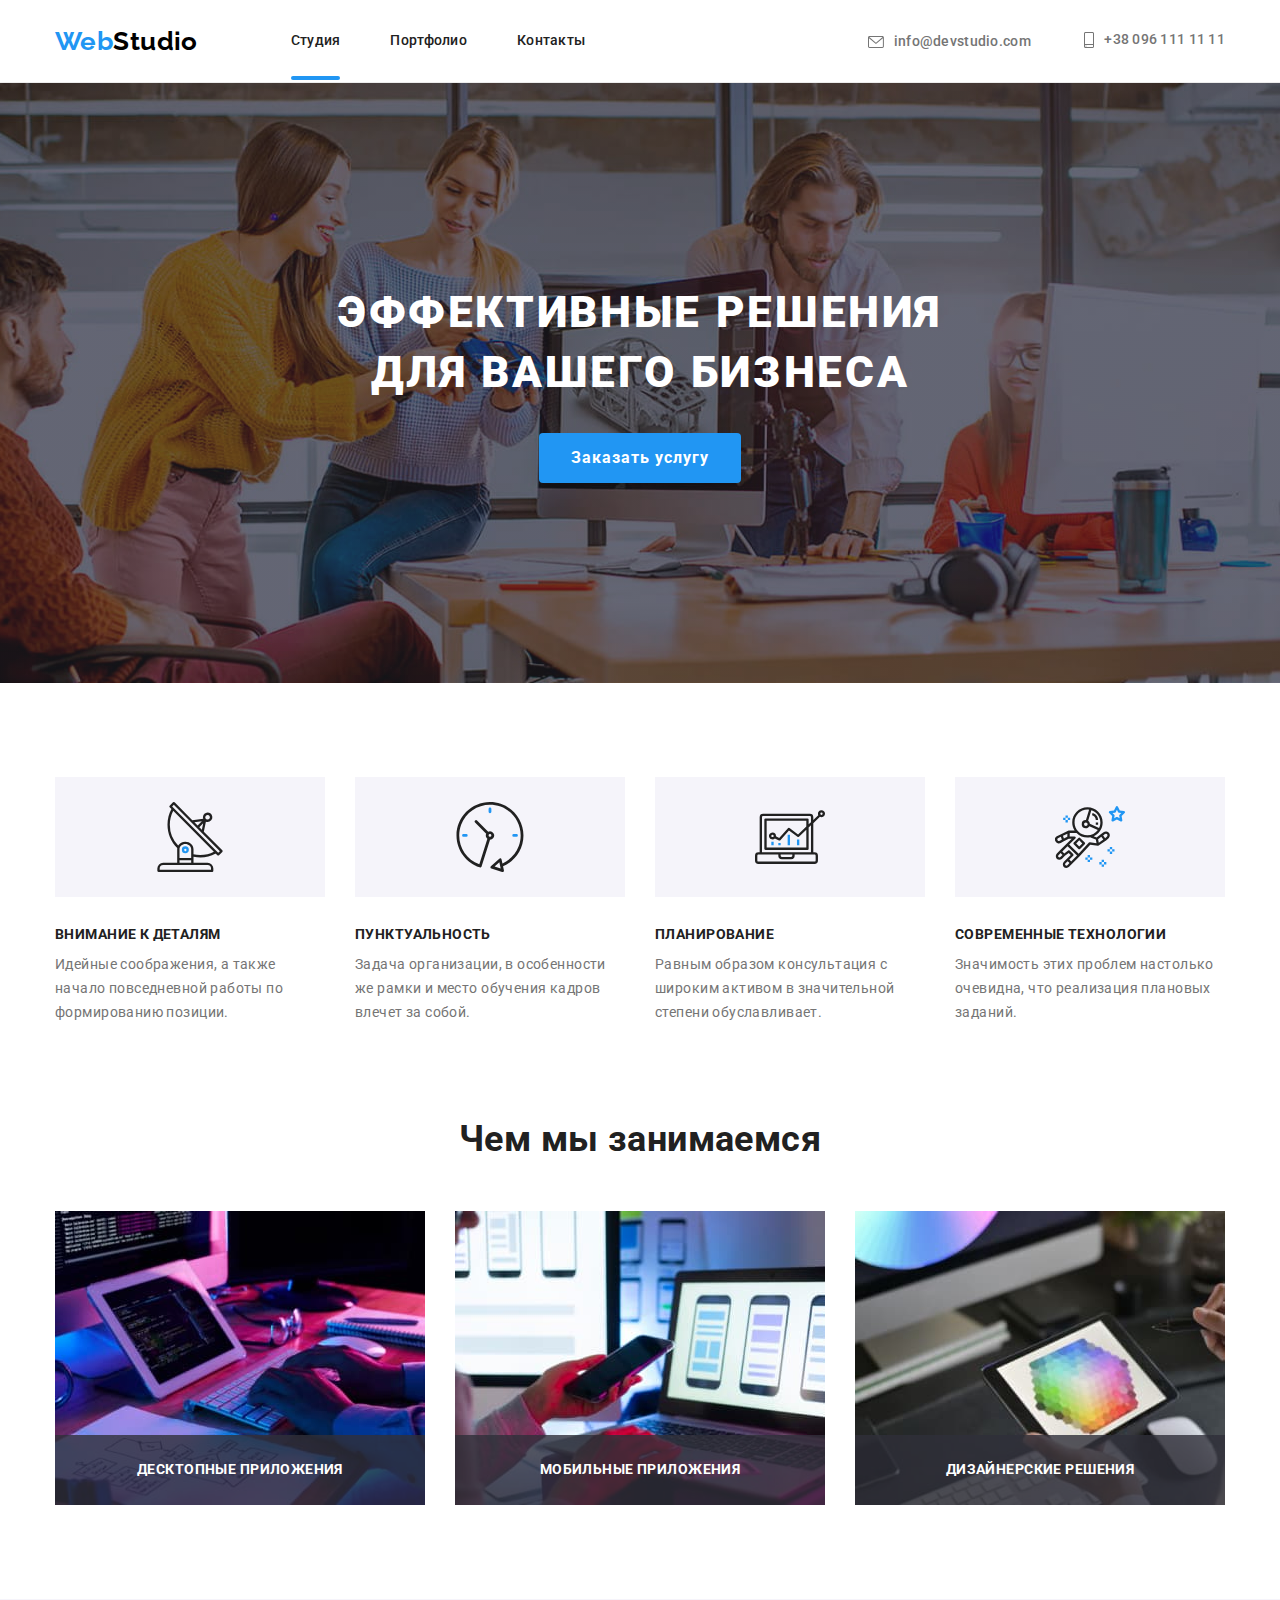
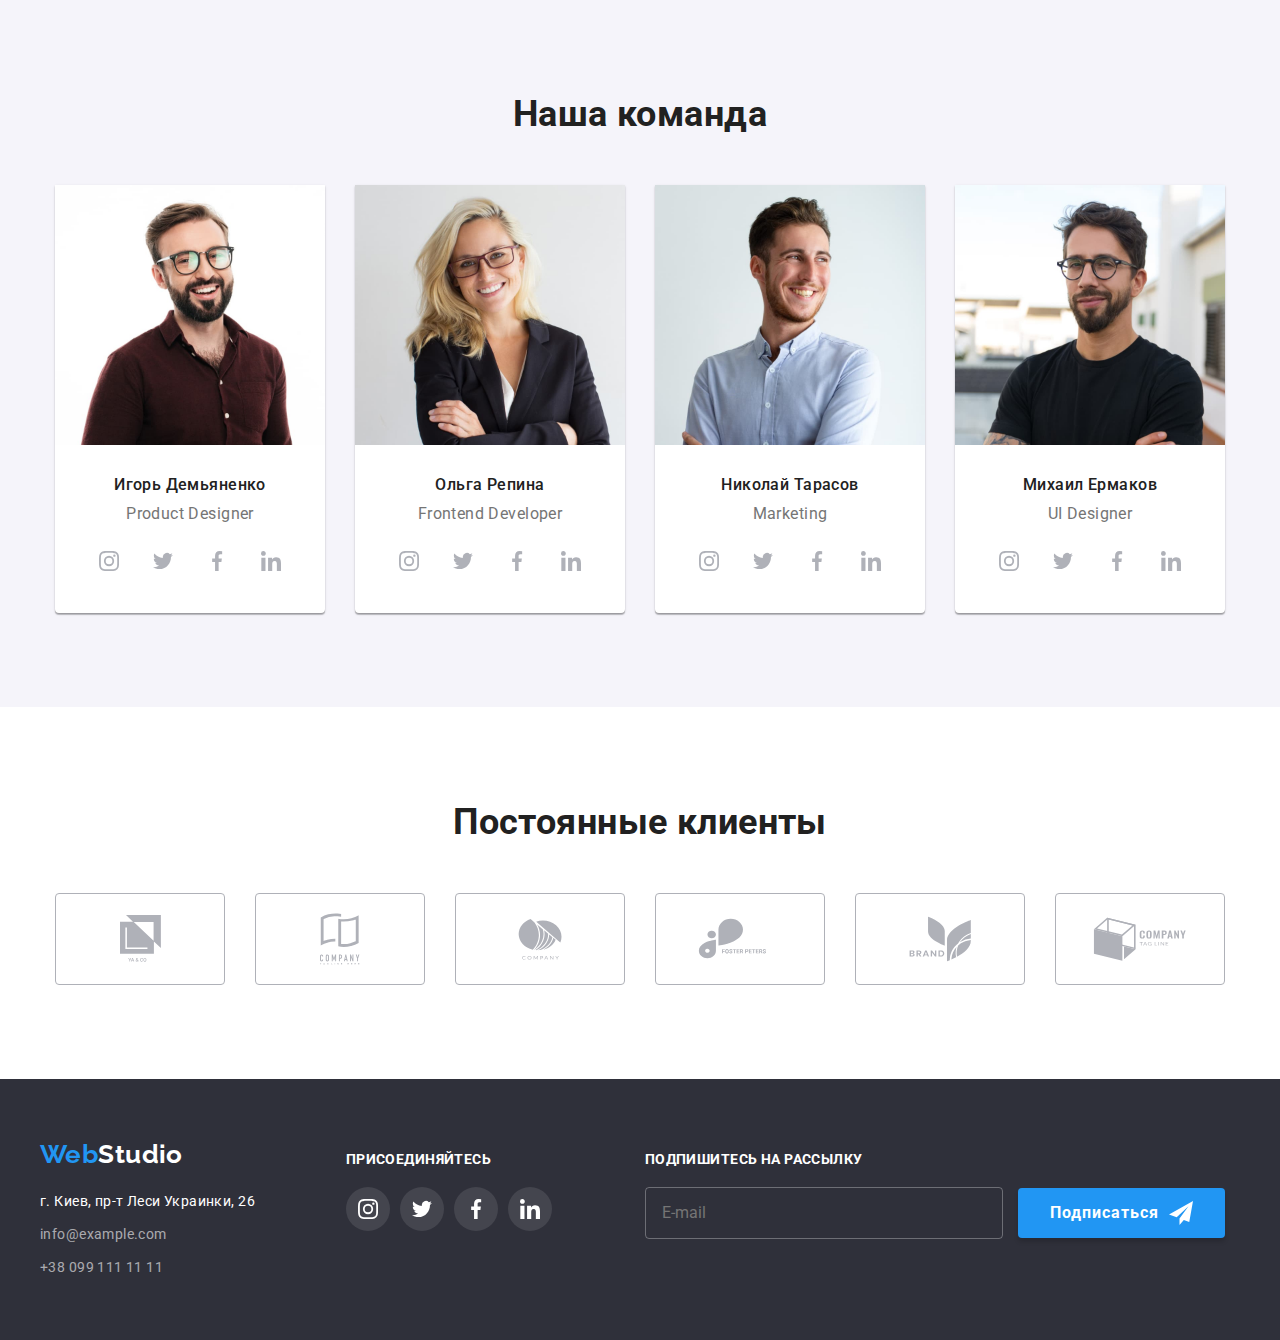
<file: index.html>
<!DOCTYPE html>
<html lang="ru">
<head>
    <meta charset="UTF-8">
    <meta http-equiv="X-UA-Compatible" content="IE=edge">
    <meta name="viewport" content="width=device-width, initial-scale=1.0">
    <title>WebStudio</title>
    <link rel="preconnect" href="https://fonts.googleapis.com">
    <link rel="preconnect" href="https://fonts.gstatic.com" crossorigin>
    <link href="https://fonts.googleapis.com/css2?family=Raleway:wght@700&family=Roboto:wght@400;500;700;900&display=swap"
        rel="stylesheet">
    <link rel="stylesheet" href="./css/modern-normalize.css">
    <link rel="stylesheet" href="./css/styles.css">
</head>

<body>

    <!-- HEADER -->

  <header class="header">
      <div class="container header-container">
          <a href="./index.html" class="logo"><span class="logo-part">Web</span>Studio</a>
          <nav class="nav">
              <ul class="nav-items">
                  <li class="item"><a href="./index.html" class="nav-link current">Студия</a></li>
                  <li class="item"><a href="./portfolio.html" class="nav-link">Портфолио</a></li>
                  <li class="item"><a href="" class="nav-link">Контакты</a></li>
              </ul>
          </nav>
          <div class="header-contacts">
              <a href="mailto:info@devstudio.com" class="header-link"><svg class="icon-contact" width="16" height="12"><use href="./images/symbol-defs.svg#envelope"></use></svg>info@devstudio.com</a>
              <a href="tel:+380961111111" class="header-link"><svg class="icon-contact" width="10" height="16">
                  <use href="./images/symbol-defs.svg#smartphone"></use>
              </svg>+38 096 111 11 11</a>
          </div>
      </div>
  </header>

    <!-- MAIN -->

  <main>

    <!-- Hero -->

  <section class="hero">
      <h1 class="hero-title">Эффективные решения<br>для вашего бизнеса</h1>
      <button type="button" class="hero-btn btn" data-modal-open>Заказать услугу</button>
  </section>

  <!-- Особенности ------ FEATURES -->

  <section class="section features">
      <div class="container">
          <h2 class="section-title hidden">Особенности</h2>
          <ul class="features-list">
              <li class="item item-antenna">
                  <div class="icon-block">
                      <svg class="features-icon" width="70" height="70">
                          <use href="./images/symbol-defs.svg#antenna">
                          </use>
                      </svg>
                  </div>
                  <h3 class="features-subtitle">
                      Внимание к деталям
                  </h3>
                  <p class="features-content">Идейные соображения, а также начало повседневной работы по формированию позиции.
                  </p>
              </li>
              <li class="item item-clock">
                  <div class="icon-block">
                      <svg class="features-icon" width="70" height="70">
                          <use href="./images/symbol-defs.svg#clock">
                          </use>
                      </svg>
                  </div>
                  <h3 class="features-subtitle">Пунктуальность</h3>
                  <p class="features-content">Задача организации, в особенности же рамки и место обучения кадров влечет за
                      собой.</p>
              </li>
              <li class="item item-comp">
                  <div class="icon-block">
                      <svg class="features-icon" width="70" height="70">
                          <use href="./images/symbol-defs.svg#diagram">
                          </use>
                      </svg>
                  </div>
                  <h3 class="features-subtitle">Планирование</h3>
                  <p class="features-content">Равным образом консультация с широким активом в значительной степени
                      обуславливает.</p>
              </li>
              <li class="item item-astronaut">
                  <div class="icon-block">
                      <svg class="features-icon" width="70" height="70">
                          <use href="./images/symbol-defs.svg#astronaut">
                          </use>
                      </svg>
                  </div>
                  <h3 class="features-subtitle">Современные технологии</h3>
                  <p class="features-content">Значимость этих проблем настолько очевидна, что реализация плановых заданий.</p>
              </li>
          </ul>
      </div>
  </section>

  <!-- Чем Занимаемся ------- EXAMPLES-->

  <section class="section examples">
      <div class="container">
          <h2 class="section-title examples-title">Чем мы занимаемся</h2>
          <ul class="examples-list">
              <li class="item example-item">
                  <img src="./images/duties/duty1.jpg" alt="Занятие 1" width="370" class="examples-img">
                  <h3 class="example-hover">Десктопные приложения</h3>
              </li>
              <li class="item example-item">
                  <img src="./images/duties/duty2.jpg" alt="Занятие 2" width="370" class="examples-img">
                  <h3 class="example-hover">Мобильные приложения</h3>
              </li>
              <li class="item example-item">
                  <img src="./images/duties/duty3.jpg" alt="Занятие 3" width="370" class="examples-img">
                  <h3 class="example-hover">Дизайнерские решения</h3>
              </li>
          </ul>
      </div>
  </section>

  <!-- Наша команда -------TEAM-->

  <section class="section team">
      <div class="container">
          <h2 class="section-title team-title">Наша команда</h2>
          <ul class="team-list">
              <li class="item">
                  <img src="./images/team/team1.jpg" alt="Игорь Демьяненко" width="270" class="team-img">
                  <div class="team-content">
                      <h3 class="team-name">Игорь Демьяненко</h3>
                      <p lang="en" class="team-info">Product Designer</p>
                      <ul class="social">
                          <li class="item">
                              <a class="social-link" href="" aria-label="instagram">
                                  <svg width="20" height="20">
                                      <use href="./images/symbol-defs.svg#instagram">
                                      </use>
                                  </svg>
                              </a>
                          </li>
                          <li class="item">
                              <a class="social-link" href="" aria-label="twitter">
                                  <svg width="20" height="20">
                                      <use href="./images/symbol-defs.svg#twitter">
                                      </use>
                                  </svg>
                              </a>
                          </li>
                          <li class="item">
                              <a class="social-link" href="" aria-label="facebook">
                                  <svg width="20" height="20">
                                      <use href="./images/symbol-defs.svg#facebook">
                                      </use>
                                  </svg>
                              </a>
                          </li>
                          <li class="item">
                              <a class="social-link" href="" aria-label="linkedin">
                                  <svg width="20" height="20">
                                      <use href="./images/symbol-defs.svg#linkedin">
                                      </use>
                                  </svg>
                              </a>
                          </li>
                      </ul>
                  </div>
              </li>
              <li class="item">
                  <img src="./images/team/team2.jpg" alt="Ольга Репина" width="270" class="team-img">
                  <div class="team-content">
                      <h3 class="team-name">Ольга Репина</h3>
                      <p lang="en" class="team-info">Frontend Developer</p>
                      <ul class="social">
                          <li class="item">
                              <a class="social-link" href="" aria-label="instagram">
                                  <svg width="20" height="20">
                                      <use href="./images/symbol-defs.svg#instagram">
                                      </use>
                                  </svg>
                              </a>
                          </li>
                          <li class="item">
                              <a class="social-link" href="" aria-label="twitter">
                                  <svg width="20" height="20">
                                      <use href="./images/symbol-defs.svg#twitter">
                                      </use>
                                  </svg>
                              </a>
                          </li>
                          <li class="item">
                              <a class="social-link" href="" aria-label="facebook">
                                  <svg width="20" height="20">
                                      <use href="./images/symbol-defs.svg#facebook">
                                      </use>
                                  </svg>
                              </a>
                          </li>
                          <li class="item">
                              <a class="social-link" href="" aria-label="linkedin">
                                  <svg width="20" height="20">
                                      <use href="./images/symbol-defs.svg#linkedin">
                                      </use>
                                  </svg>
                              </a>
                          </li>
                      </ul>
                  </div>
              </li>
              <li class="item">
                  <img src="./images/team/team3.jpg" alt="Николай Тарасов" width="270" class="team-img">
                  <div class="team-content">
                      <h3 class="team-name">Николай Тарасов</h3>
                      <p lang="en" class="team-info">Marketing</p>
                      <ul class="social">
                          <li class="item">
                              <a class="social-link" href="" aria-label="instagram">
                                  <svg width="20" height="20">
                                      <use href="./images/symbol-defs.svg#instagram">
                                      </use>
                                  </svg>
                              </a>
                          </li>
                          <li class="item">
                              <a class="social-link" href="" aria-label="twitter">
                                  <svg width="20" height="20">
                                      <use href="./images/symbol-defs.svg#twitter">
                                      </use>
                                  </svg>
                              </a>
                          </li>
                          <li class="item">
                              <a class="social-link" href="" aria-label="facebook">
                                  <svg width="20" height="20">
                                      <use href="./images/symbol-defs.svg#facebook">
                                      </use>
                                  </svg>
                              </a>
                          </li>
                          <li class="item">
                              <a class="social-link" href="" aria-label="linkedin">
                                  <svg width="20" height="20">
                                      <use href="./images/symbol-defs.svg#linkedin">
                                      </use>
                                  </svg>
                              </a>
                          </li>
                      </ul>
                  </div>
              </li>
              <li class="item">
                  <img src="./images/team/team4.jpg" alt="Михаил Ермаков" width="270" class="team-img">
                  <div class="team-content">
                      <h3 class="team-name">Михаил Ермаков</h3>
                      <p lang="en" class="team-info">UI Designer</p>
                      <ul class="social">
                          <li class="item">
                              <a class="social-link" href="" aria-label="instagram">
                                  <svg width="20" height="20">
                                      <use href="./images/symbol-defs.svg#instagram">
                                      </use>
                                  </svg>
                              </a>
                          </li>
                          <li class="item">
                              <a class="social-link" href="" aria-label="twitter">
                                  <svg width="20" height="20">
                                      <use href="./images/symbol-defs.svg#twitter">
                                      </use>
                                  </svg>
                              </a>
                          </li>
                          <li class="item">
                              <a class="social-link" href="" aria-label="facebook">
                                  <svg width="20" height="20">
                                      <use href="./images/symbol-defs.svg#facebook">
                                      </use>
                                  </svg>
                              </a>
                          </li>
                          <li class="item">
                              <a class="social-link" href="" aria-label="linkedin">
                                  <svg width="20" height="20">
                                      <use href="./images/symbol-defs.svg#linkedin">
                                      </use>
                                  </svg>
                              </a>
                          </li>
                      </ul>
                  </div>
              </li>
          </ul>
      </div>
  </section>

  <!-- Our CLIENTS -->

  <section class="section clients">
      <div class="container">
          <h2 class="section-title client-title">Постоянные клиенты</h2>
          <ul class="client-list">
              <li class="item">
                  <a class="client-link" href="" aria-label="client1" ><svg width="41" height="47"><use href="./images/symbol-defs.svg#client1"></use></svg></a>
              </li>
              <li class="item">
                  <a class="client-link" href="" aria-label="client2"><svg width="40" height="52"><use href="./images/symbol-defs.svg#client2"></use></svg></a>
              </li>
              <li class="item">
                  <a class="client-link" href="" aria-label="client3"><svg width="44" height="42"><use href="./images/symbol-defs.svg#client3"></use></svg></a>
              </li>
              <li class="item">
                  <a class="client-link" href="" aria-label="client4"><svg width="85" height="41"><use href="./images/symbol-defs.svg#client4"></use></svg></a>
              </li>
              <li class="item">
                  <a class="client-link" href="" aria-label="client5"><svg width="63" height="46"><use href="./images/symbol-defs.svg#client5"></use></svg></a>
              </li>
              <li class="item">
                  <a class="client-link" href="" aria-label="client6"><svg width="94" height="44"><use href="./images/symbol-defs.svg#client6"></use></svg></a>
              </li>
          </ul>
      </div>

    </section>
  </main>


    <!-- Footer -->


    <footer class="footer">
        <div class="container footer">
            <div class="footer-address">
                <a href="./index.html" class="logo"><span class="logo-part">Web</span><span class="logo-bot">Studio</span></a>
                <address class="address">
                    <ul class="footer-list">
                        <li class="item">
                            <a href="" class="address-city">г. Киев, пр-т Леси Украинки, 26</a>
                        </li>
                        <li class="item">
                            <a href="mailto:info@example.com" class="address-contact">info@example.com</a>
                        </li>
                        <li class="item">
                            <a href="tel:+380991111111" class="address-contact">+38 099 111 11 11</a>
                        </li>
                    </ul>
                </address>
            </div>

            <div class="footer-conect">
                <b class="conect-title">присоединяйтесь</b>
                <ul class="social">
                    <li class="item">
                        <a class="social-link conect-link" href="" aria-label="instagram">
                            <svg width="20" height="20">
                                <use href="./images/symbol-defs.svg#instagram">
                                </use>
                            </svg>
                        </a>
                    </li>
                    <li class="item">
                        <a class="social-link conect-link" href="" aria-label="twitter">
                            <svg width="20" height="20">
                                <use href="./images/symbol-defs.svg#twitter">
                                </use>
                            </svg>
                        </a>
                    </li>
                    <li class="item">
                        <a class="social-link conect-link" href="" aria-label="facebook">
                            <svg width="20" height="20">
                                <use href="./images/symbol-defs.svg#facebook">
                                </use>
                            </svg>
                        </a>
                    </li>
                    <li class="item">
                        <a class="social-link conect-link" href="" aria-label="linkedin">
                            <svg width="20" height="20">
                                <use href="./images/symbol-defs.svg#linkedin">
                                </use>
                            </svg>
                        </a>
                    </li>
                </ul>
            </div>

            <div class="footer-follow">
              <b class="follow-title conect-title">Подпишитесь на рассылку</b>
              <form>
                <label class="follow-label" for="footer follow">
                  <input class="follow-input" type="email" name="footer follow" placeholder="E-mail">
                  <!-- <span class="follow-email">E-mail</span> -->
                  <button class="hero-btn btn follow-btn" type="submit" name="footer follow">Подписаться<svg class="icon-send" width="24" height="24"><use href="./images/symbol-defs.svg#send"></use></svg></button>
                </label>
              </form>
            </div>

        </div>
    </footer>
    <!--  MODALKA-->

    <div class="backdrop is-hidden" data-modal>
        <div class="modal">
            <button class="close-btn" data-modal-close>
                <svg width="18" height="18">
                <use href="./images/symbol-defs.svg#vector"></use>
                </svg>
            </button>
            <h2 class="modal-title">Оставьте свои данные, мы вам перезвоним</h2>

            
            <form class="modal-form" name="signup_form" autocomplete="on" action="#" method="post" enctype="multipart/form-data"> 
              <label class="modal-field">
                
                <span class="modal-subtitle">Имя</span>
                <div class="modal-content">
                  <input class="modal-imput" type="name" name="name" placeholder=" ">
                  <svg class="modal-icon" width="18" height="18">
                    <use href="./images/symbol-defs.svg#person"></use>
                  </svg>
                </div>
                
              </label>
              <label class="modal-field">
                <span class="modal-subtitle">Телефон</span>
                <div class="modal-content">
                  <input class="modal-imput" type="tel" name="tel">
                  <svg class="modal-icon" width="18" height="18">
                    <use href="./images/symbol-defs.svg#call"></use>
                  </svg>
                </div>
              </label>
              <label class="modal-field">
                <span class="modal-subtitle">Почта</span>
                <div class="modal-content">
                  <input class="modal-imput" type="email" name="e-mail">
                  <svg class="modal-icon" width="18" height="18">
                    <use href="./images/symbol-defs.svg#email"></use>
                  </svg>
                </div>
              </label>
              <label class="modal-field text-area-field" >
                <span class="modal-subtitle">Коминтарий</span>
                <textarea class="text-area" name="feedback" placeholder="Введите текст"></textarea>
              </label>
              <label class="check-label">
                <input class="checkbox" type="checkbox" name="terms" value="agree">
                <span class="check-box">
                  <svg class="check-icon" width="15" height="15">
                    <use href="./images/symbol-defs.svg#check"></use>
                  </svg>
                </span>
                Соглашаюсь с рассылкой и принимаю <a class="check-link" href="#"> Условия договора</a>
              </label>
            
              <button class="hero-btn btn modal-sub-btn" type="submit">Отправить</button>
            

            </form>
        </div>
    </div>

<script src="./js/modal.js"></script>
</body>

</html>
</file>
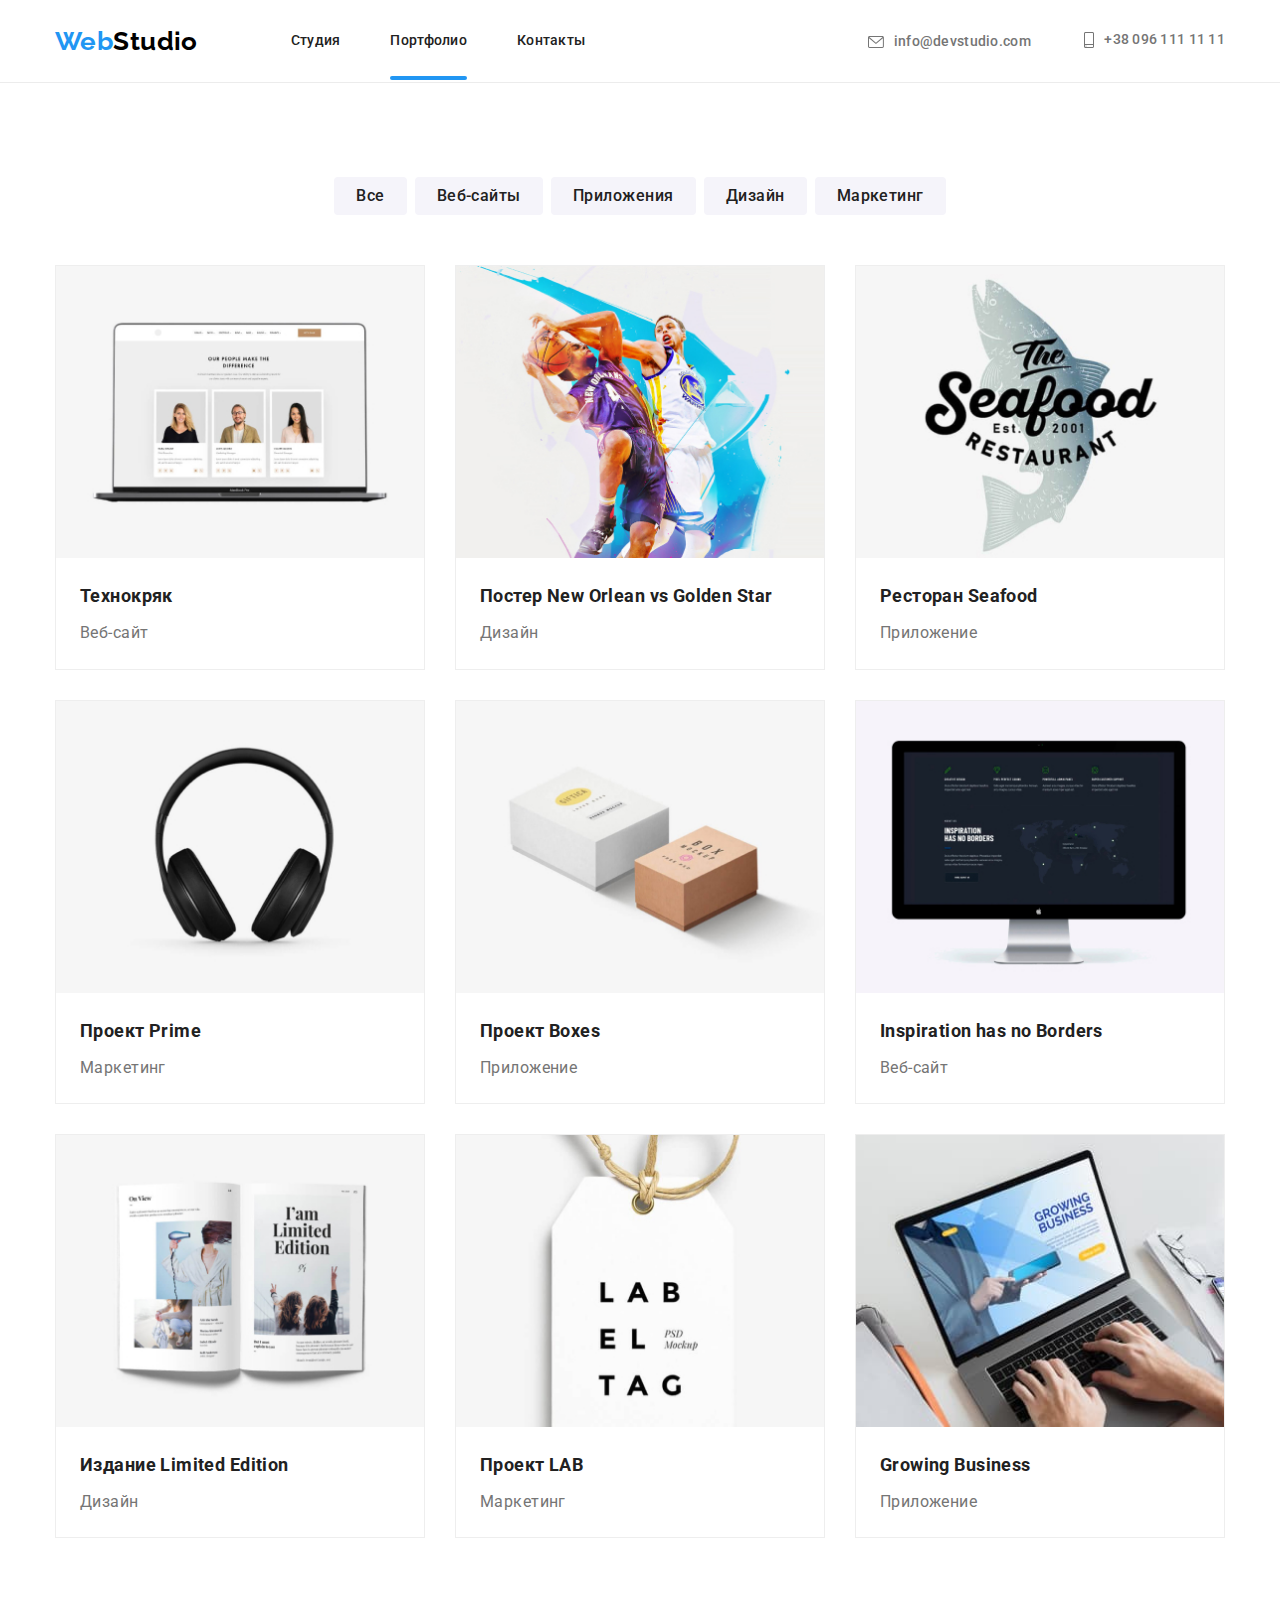
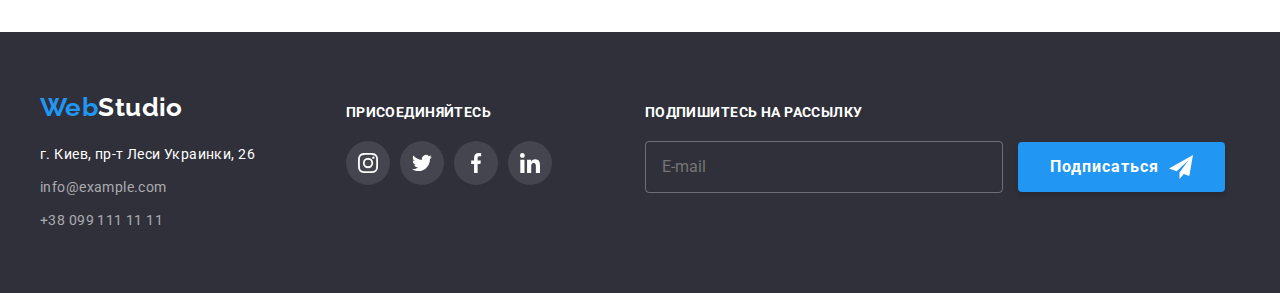
<file: portfolio.html>
<!DOCTYPE html>
<html lang="ru">
<head>
    <meta charset="UTF-8">
    <meta http-equiv="X-UA-Compatible" content="IE=edge">
    <meta name="viewport" content="width=device-width, initial-scale=1.0">
    <title>Portfolio</title>
    <link rel="preconnect" href="https://fonts.googleapis.com">
    <link rel="preconnect" href="https://fonts.gstatic.com" crossorigin>
    <link href="https://fonts.googleapis.com/css2?family=Raleway:wght@700&family=Roboto:wght@400;500;700;900&display=swap"
        rel="stylesheet">
    <link rel="stylesheet" href="./css/modern-normalize.css">
    <link rel="stylesheet" href="./css/styles.css">
</head>
<body>

<!-- HEADER -->

    <header class="header">
        <div class="container header-container">
            <a href="./index.html" class="logo"><span class="logo-part">Web</span>Studio</a>
            <nav class="nav">
                <ul class="nav-items">
                    <li class="item"><a href="./index.html" class="nav-link">Студия</a></li>
                    <li class="item"><a href="./portfolio.html" class="nav-link current">Портфолио</a></li>
                    <li class="item"><a href="" class="nav-link">Контакты</a></li>
                </ul>
            </nav>
            <div class="header-contacts">
                <a href="mailto:info@devstudio.com" class="header-link"><svg class="icon-contact" width="16"
                        height="12">
                        <use href="./images/symbol-defs.svg#envelope"></use>
                    </svg>info@devstudio.com</a>
                <a href="tel:+380961111111" class="header-link"><svg class="icon-contact" width="10" height="16">
                        <use href="./images/symbol-defs.svg#smartphone"></use>
                    </svg>+38 096 111 11 11</a>
            </div>
        </div>
    </header>

    <!-- Портфолио -->

    <main class="main">
        <section class="section section-portfolio">

                <div class="container">
                    <h1 class="portfolio-title hidden">Портфолио</h1>
                    
                    <ul class="filter">
                        <li class="item">
                            <button type="button" class="filter-btn btn">Все</button>
                        </li>
                        <li class="item">
                            <button type="button" class="filter-btn btn">Веб-сайты</button>
                        </li>
                        <li class="item">
                            <button type="button" class="filter-btn btn">Приложения</button>
                        </li>
                        <li class="item">
                            <button type="button" class="filter-btn btn">Дизайн</button>
                        </li>
                        <li class="item">
                            <button type="button" class="filter-btn btn">Маркетинг</button>
                        </li>
                    </ul>
                </div>
                
            <!--  Карточки -->
            
                <div class="container">
                    <ul class="filter-list">
                        <li class="item">
                            <a href="" class="portfolio-link">
                                <div class="img-block">
                                    <img src="./images/portfolio/img1.jpg" alt="Технокряк" class="porfolio-img">
                                    <p class="img-text">Технокряк это современная площадка распространения коронавируса. Компании используют эту платформу для цифрового
                                    шпионажа и атак на защищённые сервера конкурентов.</p>
                                </div>
                                <div class="portfolio-content">
                                    <h2 class="portfolio-subtitle">Технокряк</h2>
                                    <p class="portfolio-text">Веб-сайт</p>
                                </div>
                            </a>
                        </li>
                        <li class="item">
                            <a href="" class="portfolio-link">
                                <div class="img-block">
                                    <img src="./images/portfolio/img2.jpg" alt="Постер New Orlean vs Golden Star" class="porfolio-img">
                                    <p class="img-text">Технокряк это современная площадка распространения коронавируса. Компании используют эту платформу для цифрового шпионажа и атак на защищённые сервера конкурентов.</p>
                                </div>
                                <div class="portfolio-content">
                                    <h2 class="portfolio-subtitle">Постер New Orlean vs Golden Star</h2>
                                    <p class="portfolio-text">Дизайн</p>
                                </div>
                            </a>
                        </li>
                        <li class="item">
                            <a href="" class="portfolio-link">
                                <div class="img-block">
                                    <img src="./images/portfolio/img3.jpg" alt="Ресторан Seafood" class="porfolio-img">
                                    <p class="img-text">Технокряк это современная площадка распространения коронавируса. Компании используют эту платформу для цифрового шпионажа и атак на защищённые сервера конкурентов.</p>
                                </div>
                                <div class="portfolio-content">
                                    <h2 class="portfolio-subtitle">Ресторан Seafood</h2>
                                    <p class="portfolio-text">Приложение</p>
                                </div>
                            </a>
                        </li>
                        <li class="item">
                            <a href="" class="portfolio-link">
                                <div class="img-block">
                                    <img src="./images/portfolio/img4.jpg" alt="Проект Prime" class="porfolio-img">
                                    <p class="img-text">Технокряк это современная площадка распространения коронавируса. Компании используют эту платформу для цифрового шпионажа и атак на защищённые сервера конкурентов.</p>
                                </div>
                                <div class="portfolio-content">
                                    <h2 class="portfolio-subtitle">Проект Prime</h2>
                                    <p class="portfolio-text">Маркетинг</p>
                                </div>
                            </a>
                        </li>
                        <li class="item">
                            <a href="" class="portfolio-link">
                                <div class="img-block">
                                    <img src="./images/portfolio/img5.jpg" alt="Проект Boxes" class="porfolio-img">
                                    <p class="img-text">Технокряк это современная площадка распространения коронавируса. Компании используют эту платформу для цифрового шпионажа и атак на защищённые сервера конкурентов.</p>
                                </div>
                                <div class="portfolio-content">
                                    <h2 class="portfolio-subtitle">Проект Boxes</h2>
                                    <p class="portfolio-text">Приложение</p>
                                </div>
                            </a>
                        </li>
                        <li class="item">
                            <a href="" class="portfolio-link">
                                <div class="img-block">
                                    <img src="./images/portfolio/img6.jpg" alt="Inspiration has no Borders" class="porfolio-img">
                                    <p class="img-text">Технокряк это современная площадка распространения коронавируса. Компании используют эту платформу для цифрового шпионажа и атак на защищённые сервера конкурентов.</p>
                                </div>
                                <div class="portfolio-content">
                                    <h2 class="portfolio-subtitle">Inspiration has no Borders</h2>
                                    <p class="portfolio-text">Веб-сайт</p>
                                </div>
                            </a>
                        </li>
                        <li class="item">
                            <a href="" class="portfolio-link">
                                <div class="img-block">
                                    <img src="./images/portfolio/img7.jpg" alt="Издание Limited Edition" class="porfolio-img">
                                    <p class="img-text">Технокряк это современная площадка распространения коронавируса. Компании используют эту платформу для цифрового шпионажа и атак на защищённые сервера конкурентов.</p>
                                </div>
                                <div class="portfolio-content">
                                    <h2 class="portfolio-subtitle">Издание Limited Edition</h2>
                                    <p class="portfolio-text">Дизайн</p>
                                </div>
                            </a>
                        </li>
                        <li class="item">
                            <a href="" class="portfolio-link">
                                <div class="img-block">
                                    <img src="./images/portfolio/img8.jpg" alt="Проект LAB" class="porfolio-img">
                                    <p class="img-text">Технокряк это современная площадка распространения коронавируса. Компании используют эту платформу для цифрового шпионажа и атак на защищённые сервера конкурентов.</p>
                                </div>
                                <div class="portfolio-content">
                                    <h2 class="portfolio-subtitle">Проект LAB</h2>
                                    <p class="portfolio-text">Маркетинг</p>
                                </div>
                            </a>
                        </li>
                        <li class="item">
                            <a href="" class="portfolio-link">
                                <div class="img-block">
                                <img src="./images/portfolio/img9.jpg" alt="Growing Business" class="porfolio-img">
                                    <p class="img-text">Технокряк это современная площадка распространения коронавируса. Компании используют эту платформу для цифрового шпионажа и атак на защищённые сервера конкурентов.</p>
                                </div>
                                <div class="portfolio-content">
                                    <h2 class="portfolio-subtitle">Growing Business</h2>
                                    <p class="portfolio-text">Приложение</p>
                                </div>
                            </a>
                        </li>
                    </ul>
                </div>

        </section>
    </main>

    <!-- Footer -->



    <footer class="footer">
      <div class="container footer">
        <div class="footer-address">
          <a href="./index.html" class="logo"><span class="logo-part">Web</span><span class="logo-bot">Studio</span></a>
          <address class="address">
            <ul class="footer-list">
              <li class="item">
                <a href="" class="address-city">г. Киев, пр-т Леси Украинки, 26</a>
              </li>
              <li class="item">
                <a href="mailto:info@example.com" class="address-contact">info@example.com</a>
              </li>
              <li class="item">
                <a href="tel:+380991111111" class="address-contact">+38 099 111 11 11</a>
              </li>
            </ul>
          </address>
        </div>
    
        <div class="footer-conect">
          <b class="conect-title">присоединяйтесь</b>
          <ul class="social">
            <li class="item">
              <a class="social-link conect-link" href="" aria-label="instagram">
                <svg width="20" height="20">
                  <use href="./images/symbol-defs.svg#instagram">
                  </use>
                </svg>
              </a>
            </li>
            <li class="item">
              <a class="social-link conect-link" href="" aria-label="twitter">
                <svg width="20" height="20">
                  <use href="./images/symbol-defs.svg#twitter">
                  </use>
                </svg>
              </a>
            </li>
            <li class="item">
              <a class="social-link conect-link" href="" aria-label="facebook">
                <svg width="20" height="20">
                  <use href="./images/symbol-defs.svg#facebook">
                  </use>
                </svg>
              </a>
            </li>
            <li class="item">
              <a class="social-link conect-link" href="" aria-label="linkedin">
                <svg width="20" height="20">
                  <use href="./images/symbol-defs.svg#linkedin">
                  </use>
                </svg>
              </a>
            </li>
          </ul>
        </div>
    
        <div class="footer-follow">
          <b class="follow-title conect-title">Подпишитесь на рассылку</b>
          <form>
            <label class="follow-label" for="footer follow">
              <input class="follow-input" type="email" name="footer follow" placeholder="E-mail">
              <!-- <span class="follow-email">E-mail</span> -->
              <button class="hero-btn btn follow-btn" type="submit" name="footer follow">Подписаться<svg class="icon-send"
                  width="24" height="24">
                  <use href="./images/symbol-defs.svg#send"></use>
                </svg></button>
            </label>
          </form>
        </div>
    
      </div>
    </footer>
    
</body>
</html>
</file>
<file: css/styles.css>
:root {
  --primery-color: #757575;
  --secondary-title-color: #212121;
  --hover-main-color: #2196f3;
  --main-white-color: #ffffff;
  --main-bg-color: #2f303a;
  --item-bg-color: #f5f4fa;
  --icon-no-hover: #afb1b8;
}
/* html {
  box-sizing: border-box;
}
*,
*::after,
*::before {
  box-sizing: inherit;
} */
body {
  font-family: Roboto, sans-serif;
  font-size: 14px;
  color: var(--primery-color);
  font-weight: 400;
  letter-spacing: 0.03em;
  line-height: 1.71;
}
ul {
  list-style: none;
  margin: 0;
  padding: 0;
}

h1,
h2,
h3,
h4,
h5,
h6,
p {
  margin: 0;
  padding: 0;
}

.section-title.hidden,
.portfolio-title.hidden {
  position: absolute;
  width: 1px;
  height: 1px;
  margin: -1px;
  border: 0;
  padding: 0;

  white-space: nowrap;
  clip-path: inset(100%);
  clip: rect(0 0 0 0);
  overflow: hidden;
}

/* --------CONTAINER---------- */

.container {
  width: 1200px;
  padding: 0 15px;
  margin: 0 auto;
}

/* ----------MODAL---------- */
.backdrop {
  position: fixed;
  top: 0;
  left: 0;

  width: 100vw;
  height: 100vh;
  background-color: rgba(0, 0, 0, 0.2);
  transition: opacity 0.25s cubic-bezier(0.4, 0, 0.2, 1);
}

.modal {
  position: absolute;
  top: 50%;
  left: 50%;
  transform: translate(-50%, -50%);

  min-width: 528px;
  min-height: 581px;
  background-color: var(--main-white-color);
  padding: 40px 40px;
}
.backdrop.is-hidden {
  opacity: 0;
  pointer-events: none;
  visibility: hidden;
}
.close-btn {
  position: absolute;
  top: 8px;
  right: 8px;

  display: inline-flex;
  align-items: center;
  justify-content: center;
  height: 30px;
  width: 30px;
  border: 1px solid rgba(0, 0, 0, 0.1);
  border-radius: 50%;
  background-color: #fff;
  cursor: pointer;
  transition: fill 0.25s cubic-bezier(0.4, 0, 0.2, 1);
}
.close-btn:hover,
.close-btn:focus {
  fill: var(--hover-main-color);
}

/* -----------FORM----------- */

.modal-form {
  display: flex;
  flex-direction: column;
}
.modal-field {
  display: flex;
  flex-direction: column;
  font-size: 12px;
  margin-bottom: 10px;
}
.text-area-field {
  margin-bottom: 20px;
}
.modal-title {
  display: block;
  font-size: 20px;
  line-height: 1.15;
  text-align: center;
  color: var(--secondary-title-color);
  margin-bottom: 12px;
}
.modal-subtitle {
  font-size: 12px;
  line-height: 1.17;
  letter-spacing: 0.01em;
  margin-bottom: 4px;
  /* color: var(--primery-color); */
}
.modal-imput {
  border: 1px solid rgba(33, 33, 33, 0.2);
  border-radius: 4px;
  padding: 12px 12px 12px 42px;
  width: 100%;
  transition: border-color 0.25s cubic-bezier(0.4, 0, 0.2, 1);
}
.modal-imput:focus,
.text-area:focus {
  border: 1px solid var(--hover-main-color);
  outline: none;
}
.modal-content {
  position: relative;
}
.modal-icon {
  position: absolute;
  top: 50%;
  left: 12px;
  transform: translateY(-50%);
  fill: var(--secondary-title-color);
  transition: fill 0.25s cubic-bezier(0.4, 0, 0.2, 1);
}
.modal-imput:focus + .modal-icon {
  fill: var(--hover-main-color);
}
.text-area {
  width: 448px;
  min-height: 120px;
  padding: 12px 16px;
  /* margin-bottom: 20px; */
  border: 1px solid rgba(33, 33, 33, 0.2);
  border-radius: 4px;
  resize: none;
  transition: border-color 0.25s cubic-bezier(0.4, 0, 0.2, 1);
}
.text-area::placeholder {
  font-size: 14px;
  color: rgba(117, 117, 117, 0.5);
  line-height: 1.14;
  letter-spacing: 0.01em;
  /* padding: 12px 16px; */
}
.check-label {
  display: inline-block;
  margin-bottom: 30px;
  display: inline-flex;
  align-items: center;
  margin-right: auto;
  margin-left: auto;
}
.checkbox {
  appearance: none;
  -webkit-appearance: none;
  -moz-appearance: none;
  position: absolute;
}
.checkbox:checked ~ .check-box,
.checkbox:checked ~ .check-box .check-icon {
  border-color: var(--hover-main-color);
  background-color: var(--hover-main-color);
  opacity: 1;
  border-radius: 4px;
}
.check-box {
  position: relative;
  display: inline-block;
  width: 15px;
  height: 15px;
  border-radius: 4px;
  border: 2px solid var(--secondary-title-color);
  margin-right: 8px;
}
.check-icon {
  position: absolute;
  top: 50%;
  left: 50%;
  opacity: 0;
  transform: translate(-50%, -50%);
  transition: opacity 0.25s cubic-bezier(0.4, 0, 0.2, 1);
}
.check-link {
  color: var(--hover-main-color);
}
.modal-sub-btn {
  display: block;
  min-width: 200px;
  height: 50px;
  margin: 0 auto;
}
/* --------Buttons--------------------- */

.btn {
  font-size: 16px;
  cursor: pointer;
  border-radius: 4px;
  border: 0;
}
.hero-btn {
  /* display: inline-block; */
  font-weight: 700;
  line-height: 1.88;
  align-items: center;
  letter-spacing: 0.06em;
  padding: 10px 32px;
  color: var(--main-white-color);
  background-color: var(--hover-main-color);
  box-shadow: 0px 4px 4px rgba(0, 0, 0, 0.15);
  /* margin-bottom: 200px; */
  transition: color 0.25s cubic-bezier(0.4, 0, 0.2, 1),
    background-color 0.25s cubic-bezier(0.4, 0, 0.2, 1);
}
.hero-btn:hover,
.hero-btn:focus {
  color: var(--secondary-title-color);
  background-color: var(--main-white-color);
}

/* ----------------Header---------- */

.header {
  border-bottom: 1px solid #ececec;
  min-height: 80px;
}
.logo {
  font-family: Raleway, sans-serif;
  font-size: 26px;
  color: #000000;
  font-weight: 700;
  line-height: 1.19;
  margin-right: 93px;
  text-decoration: none;
}
.logo-part {
  color: var(--hover-main-color);
}
.logo-bot {
  color: var(--main-white-color);
}
.nav-items {
  display: flex;
}
.nav-items > .item:not(:last-child) {
  margin-right: 50px;
}
.nav-link {
  color: var(--secondary-title-color);
}
.nav-link,
.header-link {
  font-weight: 500;
  line-height: 1.14;
  letter-spacing: 0.02em;
  text-decoration: none;
  transition: color 0.25s cubic-bezier(0.4, 0, 0.2, 1);

  padding: 32px 0;
}
.nav-link.current {
  position: relative;
  /* color: var(--hover-main-color); */
}
.nav-link.current::after {
  position: absolute;
  bottom: 0;
  left: 0;
  content: '';

  width: 100%;
  height: 4px;
  border-radius: 2px;
  background-color: var(--hover-main-color);
}
.header-link:not(:last-child) {
  margin-right: 50px;
}
.nav-link:hover,
.nav-link:focus,
.header-link:hover,
.header-link:focus {
  color: var(--hover-main-color);
  fill: var(--hover-main-color);
}
.header-link {
  display: inline-flex;
  color: var(--primery-color);
  align-items: center;
}
.container.header-container {
  display: flex;
  align-items: center;
  min-height: 100%;
}
.header-contacts {
  margin-left: auto;
}
.icon-contact {
  fill: currentColor;
  margin-right: 10px;
}

/* --------HERO---------- */

.hero {
  background-color: var(--main-bg-color);
  background-image: linear-gradient(to right, rgba(47, 48, 58, 0.4), rgba(47, 48, 58, 0.4)),
    url(../images/hero.jpg);
  background-repeat: no-repeat;
  background-position: center;
  background-size: cover;
  text-align: center;
  margin: 0 auto;
  padding: 200px 0;
  max-width: 1600px;
}
.hero-title {
  margin-bottom: 30px;
  font-weight: 900;
  font-size: 44px;
  line-height: 1.36;
  letter-spacing: 0.06em;
  text-transform: uppercase;
  color: var(--main-white-color);
}

/* ------------Section titles---------- */
.section {
  padding-top: 94px;
  padding-bottom: 94px;
}

.section-title {
  font-size: 36px;
  line-height: 1.17;
  text-align: center;
  color: var(--secondary-title-color);
  margin-bottom: 50px;
}

/* --------Features------ */

.features-subtitle {
  text-transform: uppercase;
  font-size: inherit;
  line-height: 1.14;
  color: var(--secondary-title-color);
  margin-bottom: 10px;
}
.features-list {
  display: flex;
  flex-wrap: wrap;
}
.features-list > .item {
  width: calc((100% - 90px) / 4);
  margin-right: 30px;
}
.features-list > .item:last-child {
  margin-right: 0px;
}
.icon-block {
  display: flex;
  justify-content: center;
  align-items: center;
  background-color: var(--item-bg-color);
  height: 120px;
  width: 270px;
  margin-bottom: 30px;
}
/* ----------EXAMPLES----------- */

.examples-list {
  display: flex;
}
.examples-list > .item:not(:last-child) {
  margin-right: 30px;
}
.examples-img {
  display: block;
}
.section.examples {
  padding-top: 0;
}
.example-item {
  position: relative;
  /* display: block; */
}
.example-hover {
  display: inline-flex;
  position: absolute;
  bottom: 0;
  left: 0;
  right: 0;
  /* transform: translateY(100%);
  opacity: 0; */

  min-height: 70px;
  justify-content: center;
  align-items: center;
  font-size: 14px;
  text-transform: uppercase;
  /* font-weight: 700; */
  line-height: 1.14;
  background: rgba(47, 48, 58, 0.8);
  color: var(--main-white-color);
}

/* ----------OUR TEAM--------- */
.section.team {
  background-color: var(--item-bg-color);
  text-align: center;
  line-height: 1.19;
}
.team-name {
  font-weight: 500;
  font-size: 16px;
  /* text-align: center; */
  color: var(--secondary-title-color);
  margin-bottom: 10px;
}
.team-info {
  font-size: 16px;
  margin-bottom: 16px;
}
.team-img {
  display: block;
  /* margin-bottom: 30px; */
}
.team-list {
  display: flex;
}
.team-list > .item:not(:last-child) {
  margin-right: 30px;
}
.team-list > .item {
  box-shadow: 0px 1px 3px rgba(0, 0, 0, 0.12), 0px 1px 1px rgba(0, 0, 0, 0.14),
    0px 2px 1px rgba(0, 0, 0, 0.2);
  border-radius: 0px 0px 4px 4px;
  /* padding-bottom: 30px; */
  background: var(--main-white-color);
}
.team-content {
  padding: 30px 0;
}
/* ----------------SOCIAL-TEAM-------------- */
.social {
  display: flex;
  justify-content: center;
}
.social-link {
  display: inline-flex;
  width: 44px;
  height: 44px;
  border-radius: 50%;
  justify-content: center;
  align-items: center;
  fill: var(--icon-no-hover);
  transition: background 0.25s cubic-bezier(0.4, 0, 0.2, 1), fill 0.25s cubic-bezier(0.4, 0, 0.2, 1);
}
.social-link:focus,
.social-link:hover {
  fill: var(--main-white-color);
  background-color: var(--hover-main-color);
}
.social > .item {
  margin-right: 10px;
}
.social > .item:last-child {
  margin: 0;
}

/* ------------CLIENT---------- */

.client-list {
  display: flex;
  justify-content: center;
}

.client-link {
  display: inline-flex;
  justify-content: center;
  align-items: center;
  width: 170px;
  height: 92px;
  border: 1px solid var(--icon-no-hover);
  border-radius: 4px;
  fill: var(--icon-no-hover);
  transition: fill 0.25s cubic-bezier(0.4, 0, 0.2, 1), border 0.25s cubic-bezier(0.4, 0, 0.2, 1);
}

.client-list > .item:not(:last-child) {
  margin-right: 30px;
}
.client-link:hover,
.client-link:focus {
  fill: var(--hover-main-color);
  border-color: var(--hover-main-color);
}
/* -----------FOOTER--------- */
/* ----------FOOTER ADDRESS-------- */
.footer {
  background-color: var(--main-bg-color);
  padding-top: 60px;
  padding-bottom: 60px;
}
.footer .logo {
  display: inline-block;
  margin-bottom: 20px;
}
.address-city {
  display: inline-block;
  text-decoration: none;
  font-style: normal;
  color: var(--main-white-color);
  transition: color 0.25s cubic-bezier(0.4, 0, 0.2, 1);
}
.address-contact {
  display: inline-block;
  /* margin-top: 9px; */
  text-decoration: none;
  font-style: normal;
  color: rgba(255, 255, 255, 0.6);
  transition: color 0.25s cubic-bezier(0.4, 0, 0.2, 1);
}
.footer-list > .item:not(:last-child) {
  margin-bottom: 9px;
}
.container.footer {
  display: flex;
  padding: 0;
}
.address-city:hover,
.address-city:focus,
.address-contact:hover,
.address-contact:focus {
  color: var(--hover-main-color);
}

/* ---------FOOTER CONECT--------- */
.footer-conect {
  padding-top: 12px;
  margin-left: 70px;
}
.conect-title {
  display: block;
  text-transform: uppercase;
  color: var(--main-white-color);
  margin-bottom: 20px;
  line-height: 1.17;
}
.social-link.conect-link {
  fill: var(--main-white-color);
  background: rgba(255, 255, 255, 0.1);
}
.social-link.conect-link:hover,
.social-link.conect-link:focus {
  background: var(--hover-main-color);
}
/* ----------FOOTER FOLLOW--------- */

.footer-follow {
  display: block;
  padding-top: 12px;
  margin-left: 93px;
}
.follow-label {
  position: relative;
}
.follow-btn {
  display: inline-flex;
  align-items: center;
  margin-left: 12px;
  transition: color 0.25s cubic-bezier(0.4, 0, 0.2, 1),
    background-color 0.25s cubic-bezier(0.4, 0, 0.2, 1);
}
.icon-send {
  margin-left: 10px;
  fill: var(--main-white-color);
  transition: fill 0.25s cubic-bezier(0.4, 0, 0.2, 1);
}
.follow-btn:hover .icon-send,
.follow-btn:focus .icon-send {
  fill: var(--secondary-title-color);
}
.follow-input {
  min-width: 358px;
  /* height: 50px; */
  padding: 15px 16px;
  background-color: transparent;
  border-radius: 4px;
  border: 1px solid rgba(255, 255, 255, 0.3);
  color: rgba(255, 255, 255, 0.6);
  font-size: 16px;
  line-height: 1.25;
}
/* .follow-email {
  position: absolute;
  top: 50%;
  left: 16px;
  transform: translateY(-50%);
  pointer-events: none;
  transition: transform 0.25s cubic-bezier(0.4, 0, 0.2, 1);

  color: rgba(255, 255, 255, 0.6);
  font-size: 16px;
  line-height: 1.25;
}
.follow-input:focus + .follow-email,
.follow-input:not(:placeholder-shown) + .follow-email {
  transform: translate(-16px, -48px);
} */

/* ----------PORTFOLIO PAGE--------- */

/* ----------Filter---------- */

.filter {
  display: flex;
  margin-bottom: 50px;
  justify-content: center;
}

/*-------------FILTER BTN-------  */

.filter-btn {
  line-height: 1.63;
  font-weight: 500;
  color: var(--secondary-title-color);
  letter-spacing: 0.03em;
  background-color: #f5f4fa;
  padding: 6px 22px;
  transition: color 0.25s cubic-bezier(0.4, 0, 0.2, 1),
    background-color 0.25s cubic-bezier(0.4, 0, 0.2, 1),
    box-shadow 0.25s cubic-bezier(0.4, 0, 0.2, 1);
}
.filter-btn:focus,
.filter-btn:hover {
  color: var(--main-white-color);
  background-color: var(--hover-main-color);
  box-shadow: 0px 3px 1px rgba(0, 0, 0, 0.1), 0px 1px 2px rgba(0, 0, 0, 0.08),
    0px 2px 2px rgba(0, 0, 0, 0.12);
}
.filter > .item:not(:last-child) {
  margin-right: 8px;
}

/* ----------PORTFOLIO---------- */

.filter-list {
  display: flex;
  flex-wrap: wrap;
  margin: -15px;
}
.portfolio-link {
  text-decoration: none;
}

.portfolio-subtitle {
  font-size: 18px;
  line-height: 2;
  color: var(--secondary-title-color);
  margin-bottom: 4px;
}

.portfolio-text {
  font-size: 16px;
  color: var(--primery-color);
  line-height: 1.88;
}

.filter-list > .item {
  /* width: 370px; */
  width: calc(100% / 3 - 30px);
  width: calc((100% - 90px) / 3);
  margin: 15px;
  border: 1px solid #eeeeee;
  transition: box-shadow 0.25s cubic-bezier(0.4, 0, 0.2, 1);
}
.filter-list > .item:focus,
.filter-list > .item:hover {
  box-shadow: 0px 1px 1px rgba(0, 0, 0, 0.12), 0px 4px 4px rgba(0, 0, 0, 0.06),
    1px 4px 6px rgba(0, 0, 0, 0.16);
  /* opacity: 1; */
  /* visibility: visible; */
  /* transform: translateY(-100%); */
}

.porfolio-img {
  display: block;
  max-width: 100%;
}
.portfolio-content {
  padding: 20px 24px;
}
.img-block {
  position: relative;
  overflow: hidden;
}
.filter-list > .item:hover .img-text,
.filter-list > .item:focus .img-text {
  /* opacity: 1; */
  /* visibility: visible; */
  transform: translateY(0%);
}
.img-text {
  position: absolute;
  top: 0;
  left: 0;
  right: 0;
  transform: translateY(100%);
  /* opacity: 0; */
  /* pointer-events: none; */
  /* visibility: hidden; */
  transition: transform 0.25s cubic-bezier(0.4, 0, 0.2, 1);

  overflow: hidden;
  width: 100%;
  height: 100%;
  font-size: 18px;
  line-height: 1.56;
  padding: 63px 24px;
  background-color: rgba(33, 150, 243, 0.9);
  color: var(--main-white-color);
}
</file>
